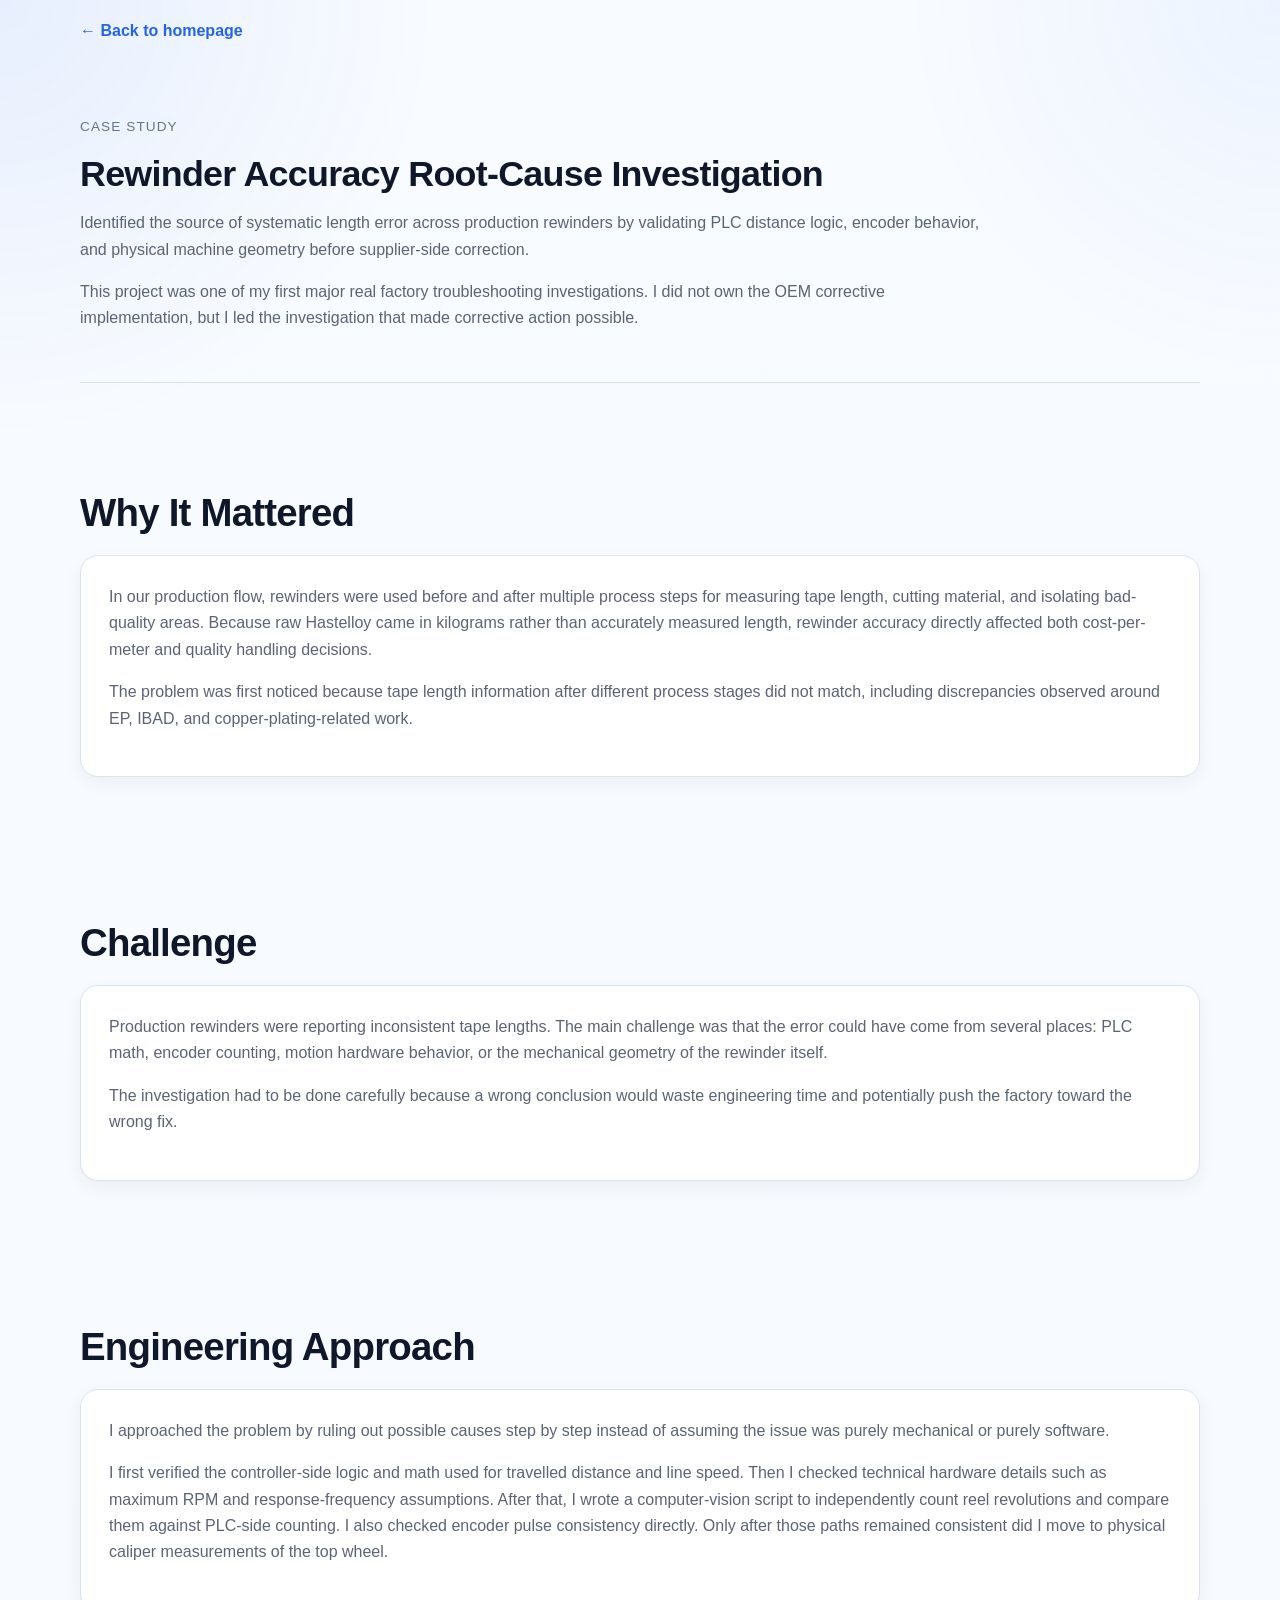
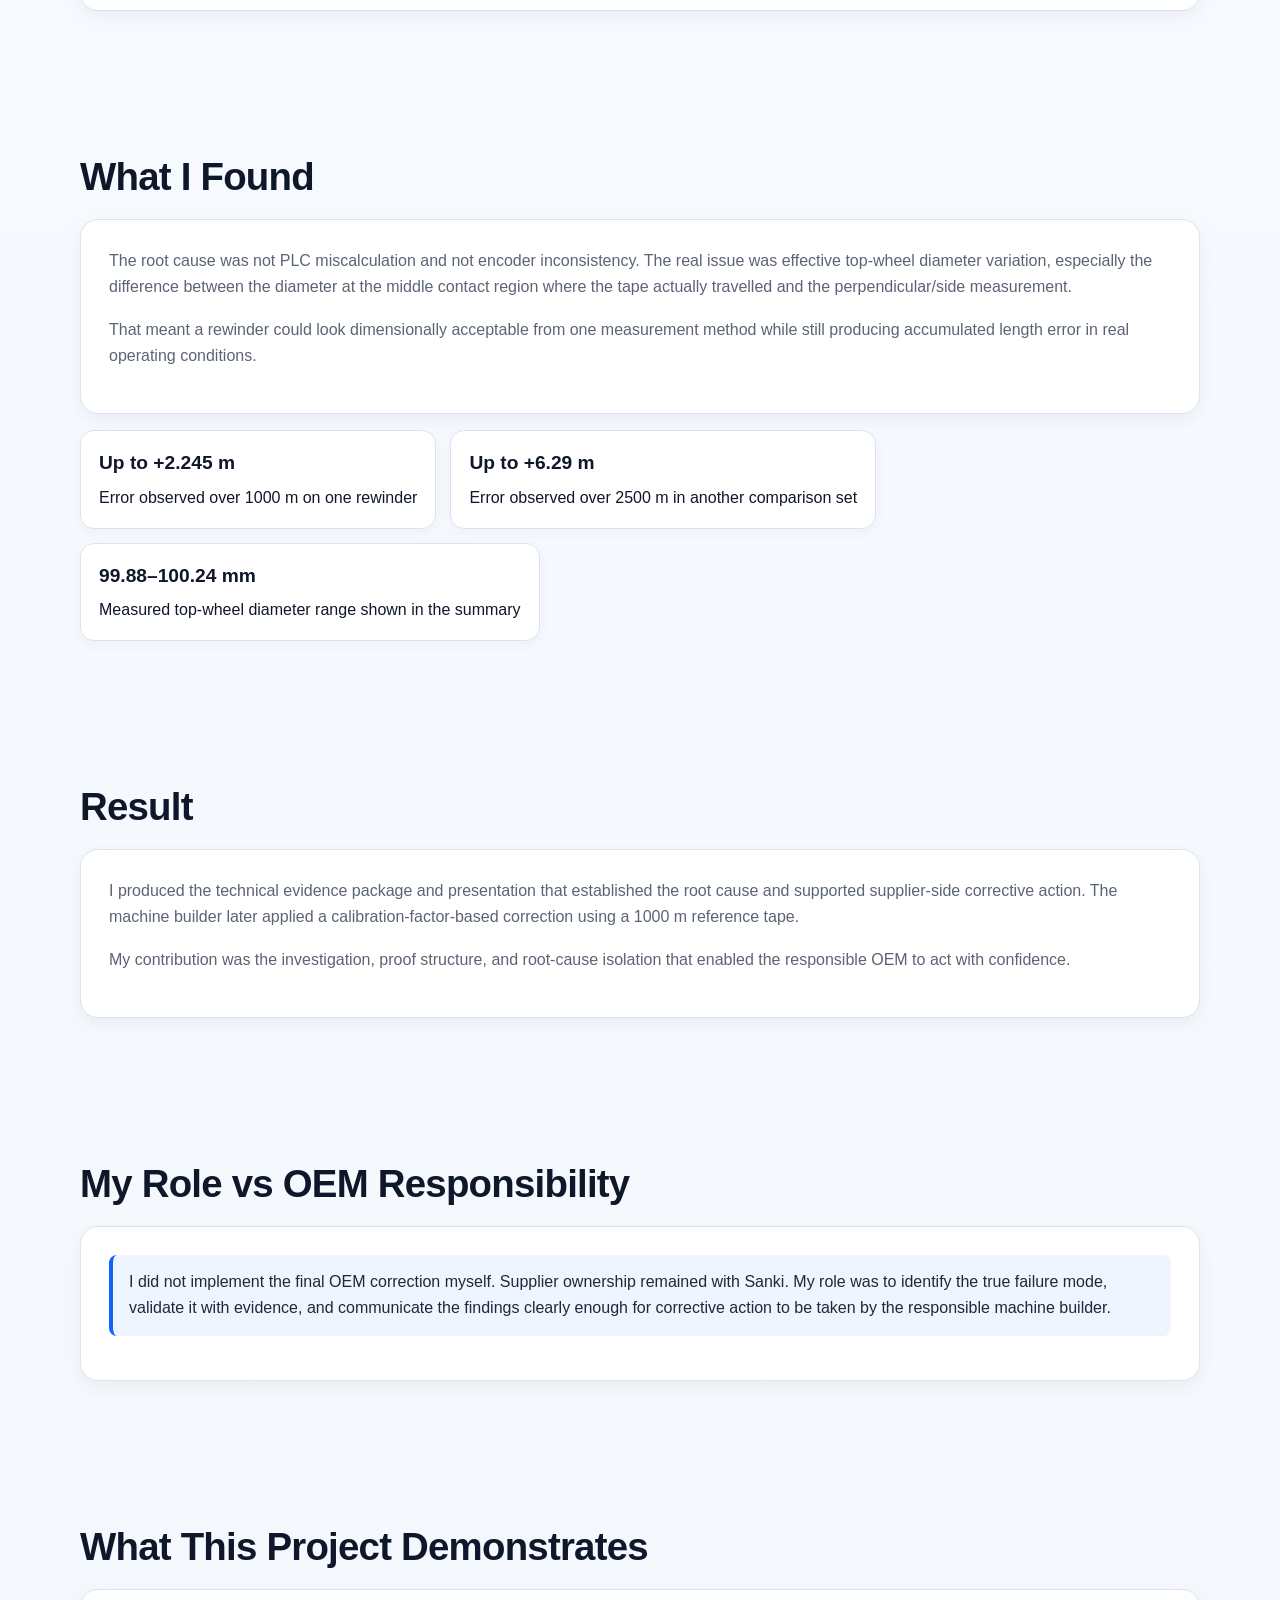
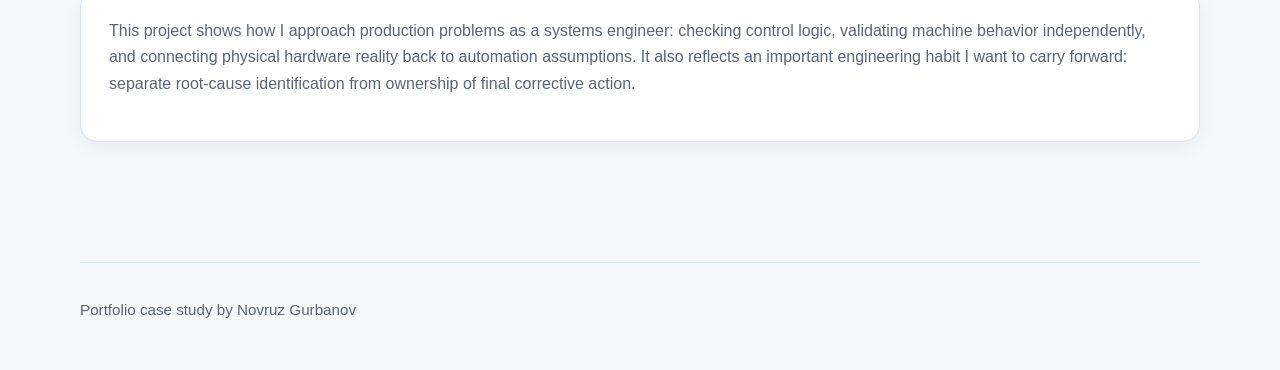
<file: rewinder.html>
<!DOCTYPE html>
<html lang="en">
<head>
  <meta charset="UTF-8" />
  <meta name="viewport" content="width=device-width, initial-scale=1.0" />
  <title>Rewinder Accuracy Root-Cause Investigation | Novruz Gurbanov</title>
  <link rel="stylesheet" href="style.css" />
  <style>
    .back-link {
      display: inline-block;
      margin-bottom: 20px;
      font-weight: bold;
    }

    .metrics {
      display: flex;
      flex-wrap: wrap;
      gap: 14px;
      margin-top: 16px;
    }

    .metric {
      background: #ffffff;
      border: 1px solid #dbe4ee;
      border-radius: 14px;
      padding: 16px 18px;
      min-width: 180px;
      box-shadow: 0 4px 14px rgba(15, 23, 42, 0.04);
    }

    .metric strong {
      display: block;
      font-size: 1.2rem;
      color: #0f172a;
      margin-bottom: 6px;
    }

    .eyebrow {
      color: #64748b;
      text-transform: uppercase;
      letter-spacing: 0.08em;
      font-size: 0.85rem;
      margin-bottom: 8px;
    }

    .project-hero {
      padding: 52px 0 34px;
      border-bottom: 1px solid #d7e0ea;
      margin-bottom: 36px;
    }

    .note {
      background: #eef5ff;
      border-left: 4px solid #0f62fe;
      padding: 14px 16px;
      border-radius: 8px;
      color: #1e293b;
    }
  </style>
</head>
<body>
  <div class="container">

    <a class="back-link" href="index.html">← Back to homepage</a>

    <section class="project-hero">
      <div class="eyebrow">Case Study</div>
      <h1>Rewinder Accuracy Root-Cause Investigation</h1>
      <p class="subtitle">
        Identified the source of systematic length error across production rewinders by validating PLC distance logic,
        encoder behavior, and physical machine geometry before supplier-side correction.
      </p>
      <p>
        This project was one of my first major real factory troubleshooting investigations. I did not own the OEM corrective implementation,
        but I led the investigation that made corrective action possible.
      </p>
    </section>

    <section class="section">
      <h2>Why It Mattered</h2>
      <div class="card">
        <p>
          In our production flow, rewinders were used before and after multiple process steps for measuring tape length,
          cutting material, and isolating bad-quality areas. Because raw Hastelloy came in kilograms rather than accurately
          measured length, rewinder accuracy directly affected both cost-per-meter and quality handling decisions.
        </p>
        <p>
          The problem was first noticed because tape length information after different process stages did not match,
          including discrepancies observed around EP, IBAD, and copper-plating-related work.
        </p>
      </div>
    </section>

    <section class="section">
      <h2>Challenge</h2>
      <div class="card">
        <p>
          Production rewinders were reporting inconsistent tape lengths. The main challenge was that the error could have come
          from several places: PLC math, encoder counting, motion hardware behavior, or the mechanical geometry of the rewinder itself.
        </p>
        <p>
          The investigation had to be done carefully because a wrong conclusion would waste engineering time and potentially push
          the factory toward the wrong fix.
        </p>
      </div>
    </section>

    <section class="section">
      <h2>Engineering Approach</h2>
      <div class="card">
        <p>
          I approached the problem by ruling out possible causes step by step instead of assuming the issue was purely mechanical or purely software.
        </p>
        <p>
          I first verified the controller-side logic and math used for travelled distance and line speed. Then I checked technical hardware details
          such as maximum RPM and response-frequency assumptions. After that, I wrote a computer-vision script to independently count reel revolutions
          and compare them against PLC-side counting. I also checked encoder pulse consistency directly. Only after those paths remained consistent
          did I move to physical caliper measurements of the top wheel.
        </p>
      </div>
    </section>

    <section class="section">
      <h2>What I Found</h2>
      <div class="card">
        <p>
          The root cause was not PLC miscalculation and not encoder inconsistency. The real issue was effective top-wheel diameter variation,
          especially the difference between the diameter at the middle contact region where the tape actually travelled and the perpendicular/side measurement.
        </p>
        <p>
          That meant a rewinder could look dimensionally acceptable from one measurement method while still producing accumulated length error
          in real operating conditions.
        </p>
      </div>

      <div class="metrics">
        <div class="metric">
          <strong>Up to +2.245 m</strong>
          <span>Error observed over 1000 m on one rewinder</span>
        </div>
        <div class="metric">
          <strong>Up to +6.29 m</strong>
          <span>Error observed over 2500 m in another comparison set</span>
        </div>
        <div class="metric">
          <strong>99.88–100.24 mm</strong>
          <span>Measured top-wheel diameter range shown in the summary</span>
        </div>
      </div>
    </section>

    <section class="section">
      <h2>Result</h2>
      <div class="card">
        <p>
          I produced the technical evidence package and presentation that established the root cause and supported supplier-side corrective action.
          The machine builder later applied a calibration-factor-based correction using a 1000 m reference tape.
        </p>
        <p>
          My contribution was the investigation, proof structure, and root-cause isolation that enabled the responsible OEM to act with confidence.
        </p>
      </div>
    </section>

    <section class="section">
      <h2>My Role vs OEM Responsibility</h2>
      <div class="card">
        <p class="note">
          I did not implement the final OEM correction myself. Supplier ownership remained with Sanki. My role was to identify the true failure mode,
          validate it with evidence, and communicate the findings clearly enough for corrective action to be taken by the responsible machine builder.
        </p>
      </div>
    </section>

    <section class="section">
      <h2>What This Project Demonstrates</h2>
      <div class="card">
        <p>
          This project shows how I approach production problems as a systems engineer: checking control logic, validating machine behavior independently,
          and connecting physical hardware reality back to automation assumptions. It also reflects an important engineering habit I want to carry forward:
          separate root-cause identification from ownership of final corrective action.
        </p>
      </div>
    </section>

    <div class="footer">
      <p>Portfolio case study by Novruz Gurbanov</p>
    </div>

  </div>
</body>
</html>
</file>
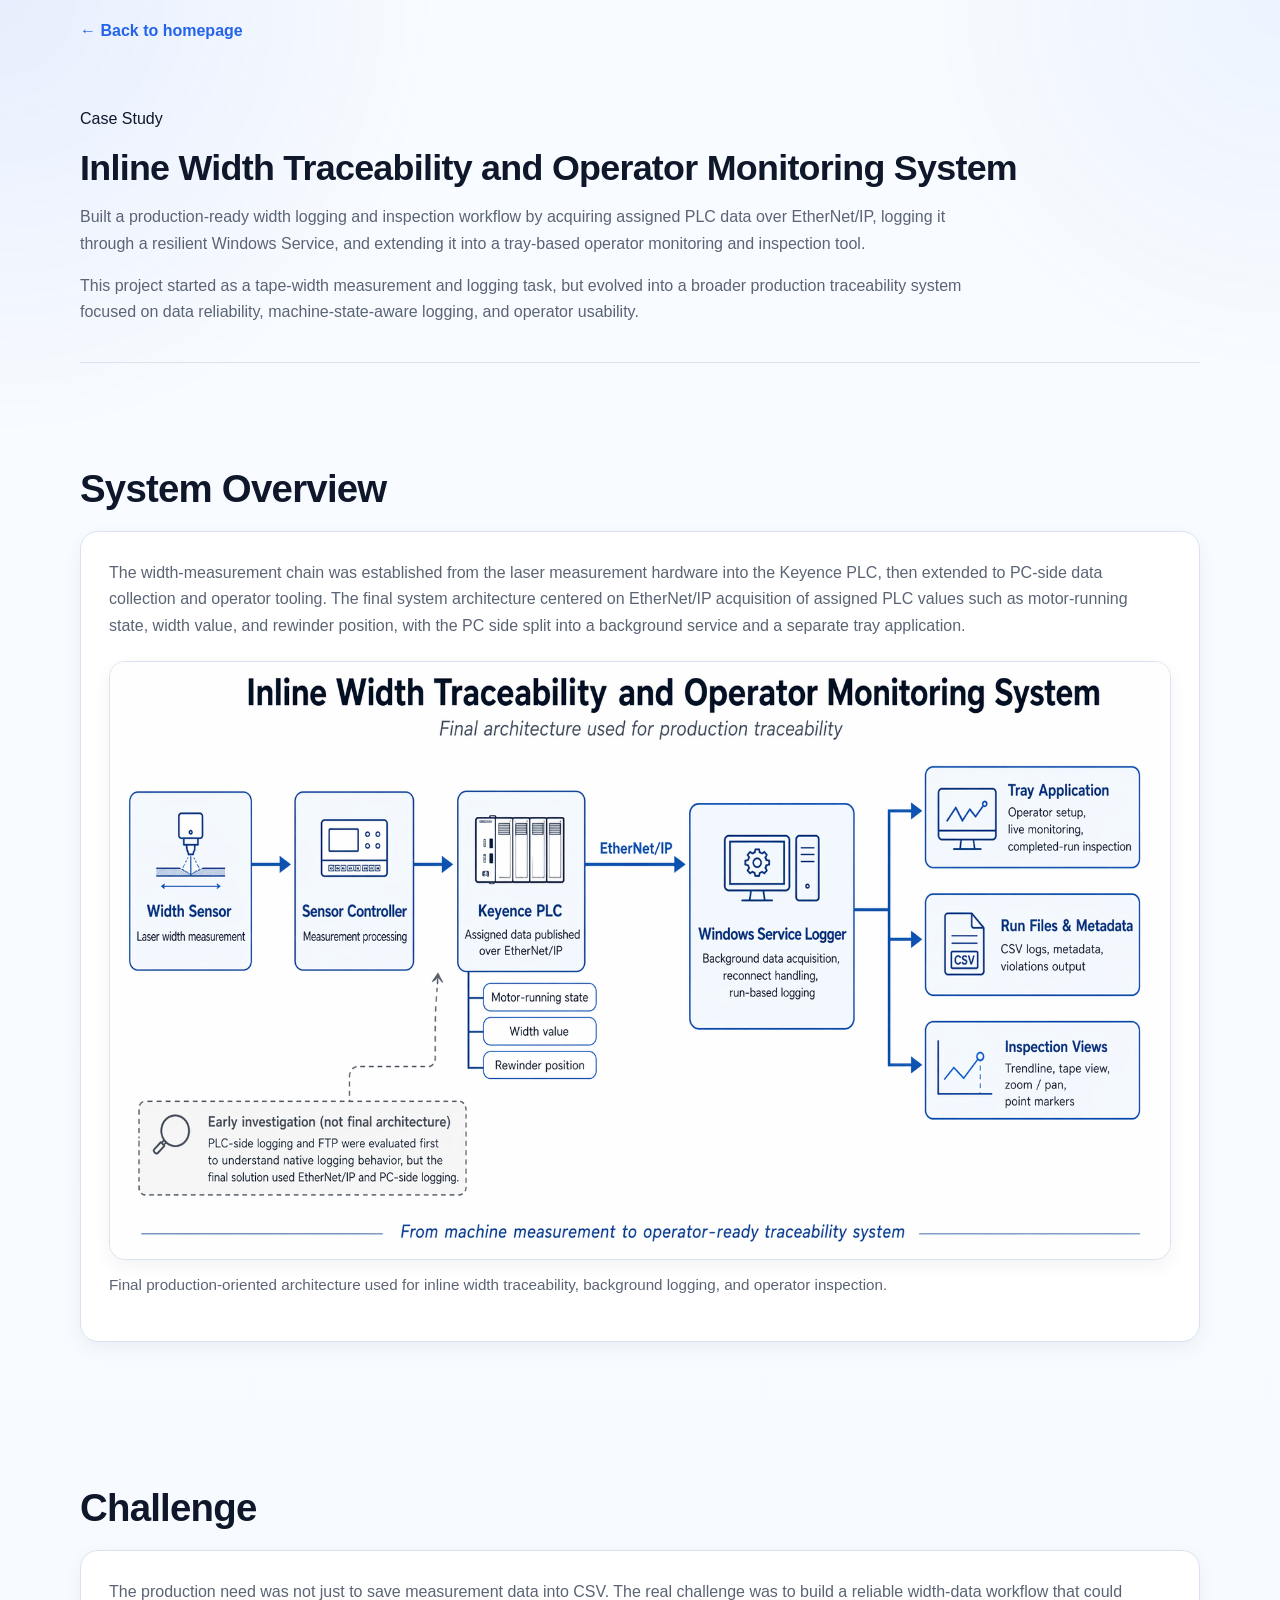
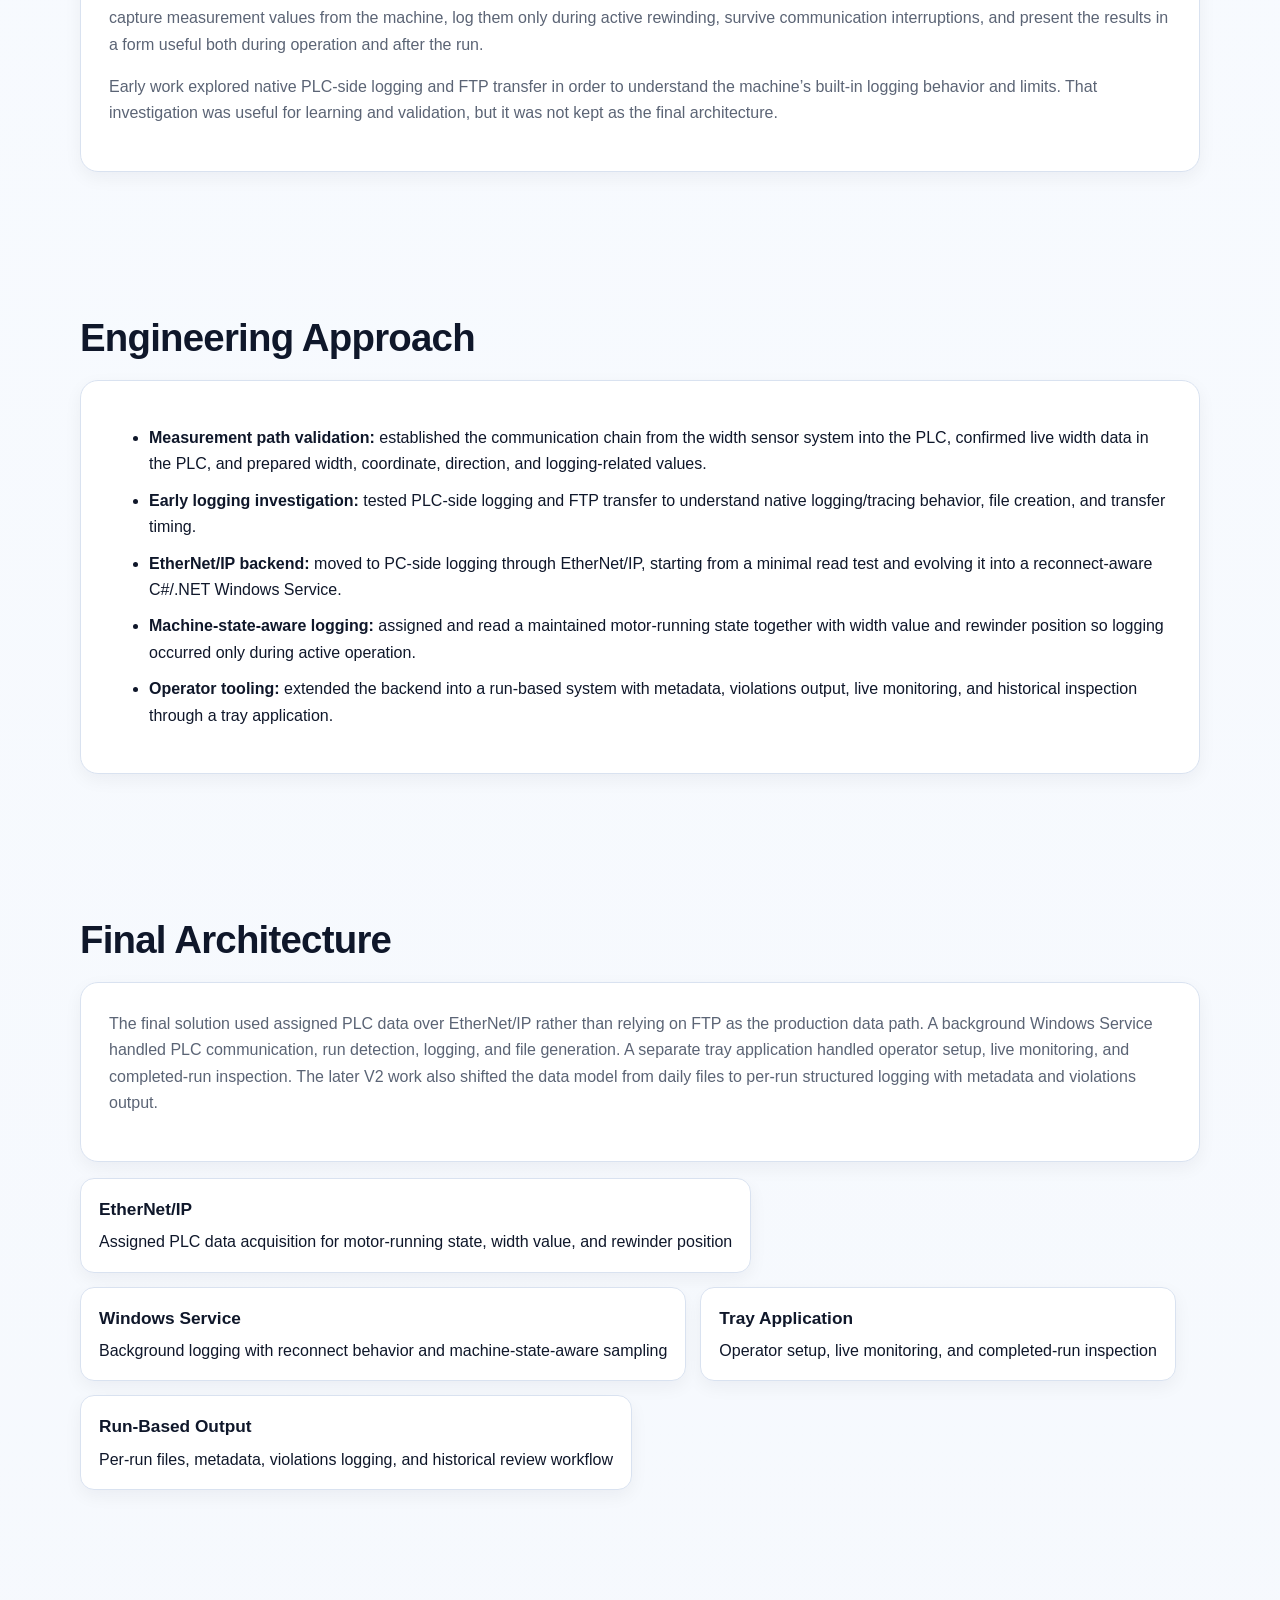
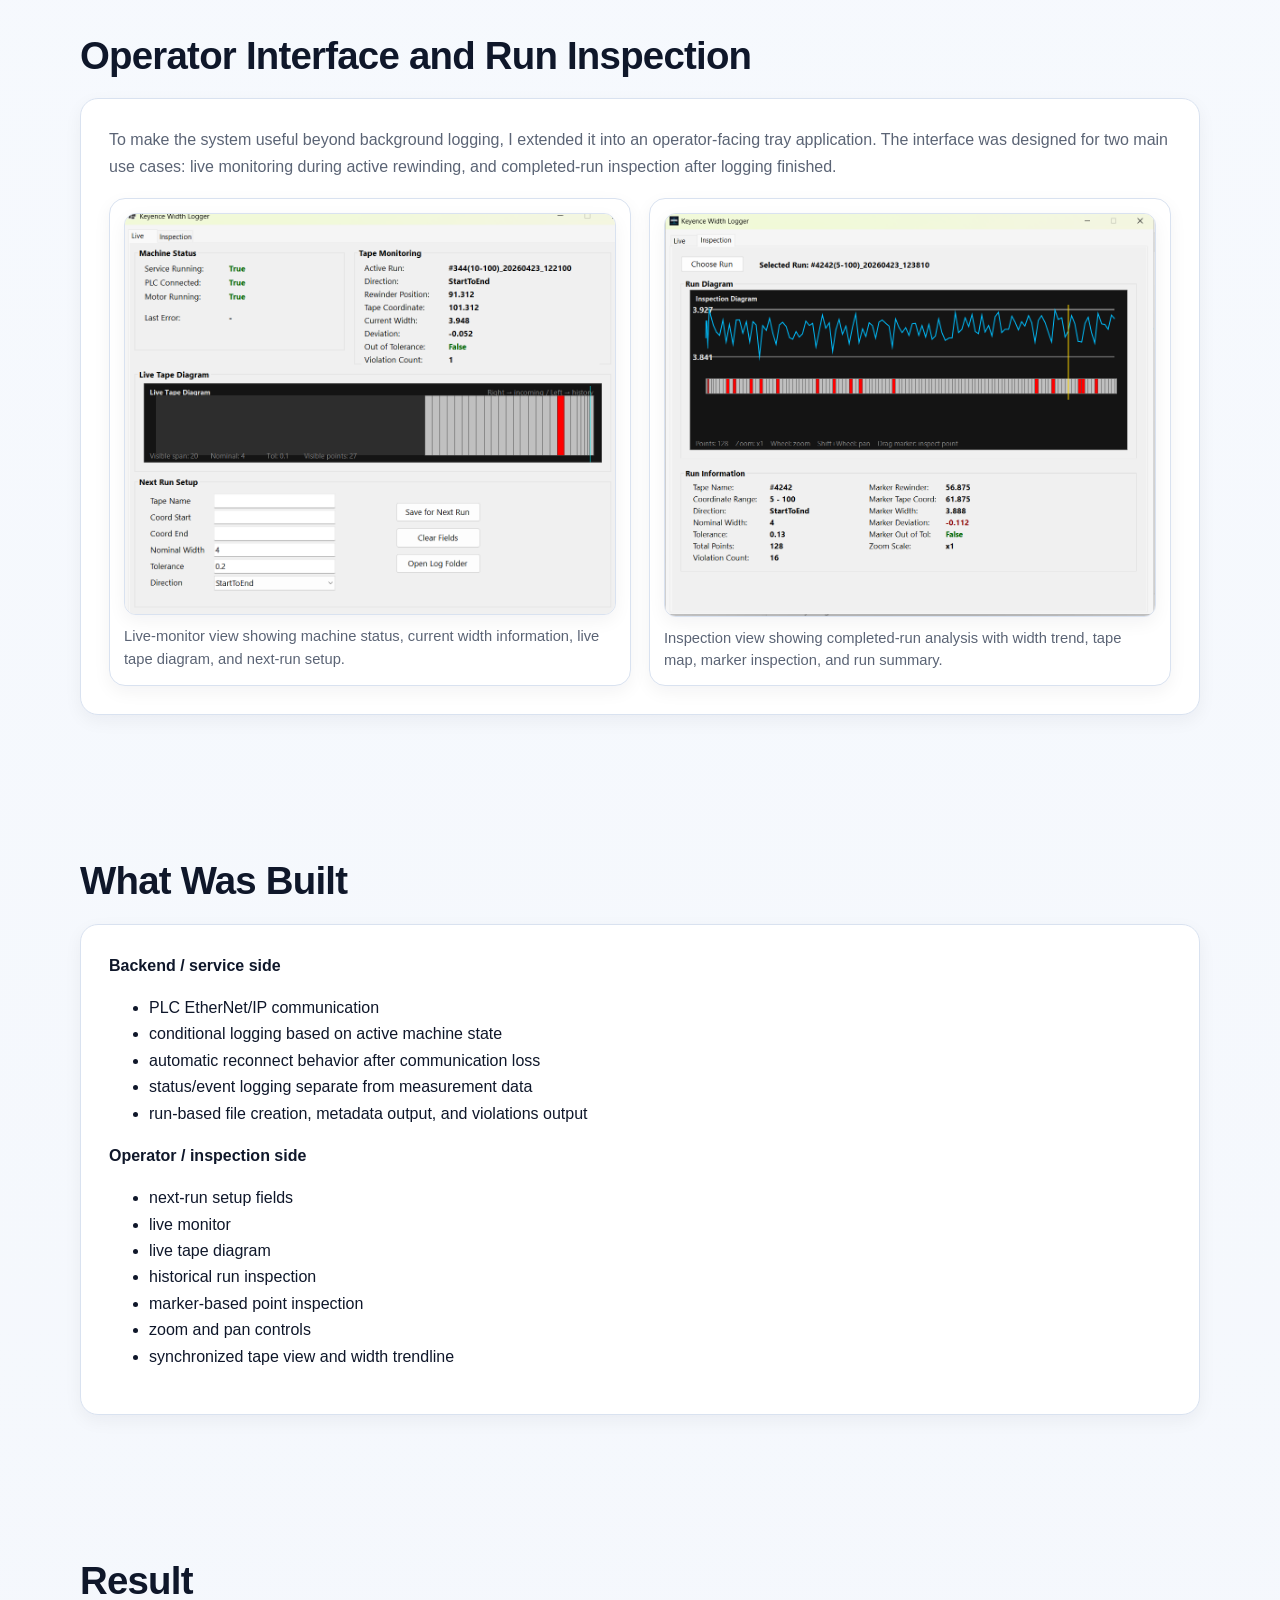
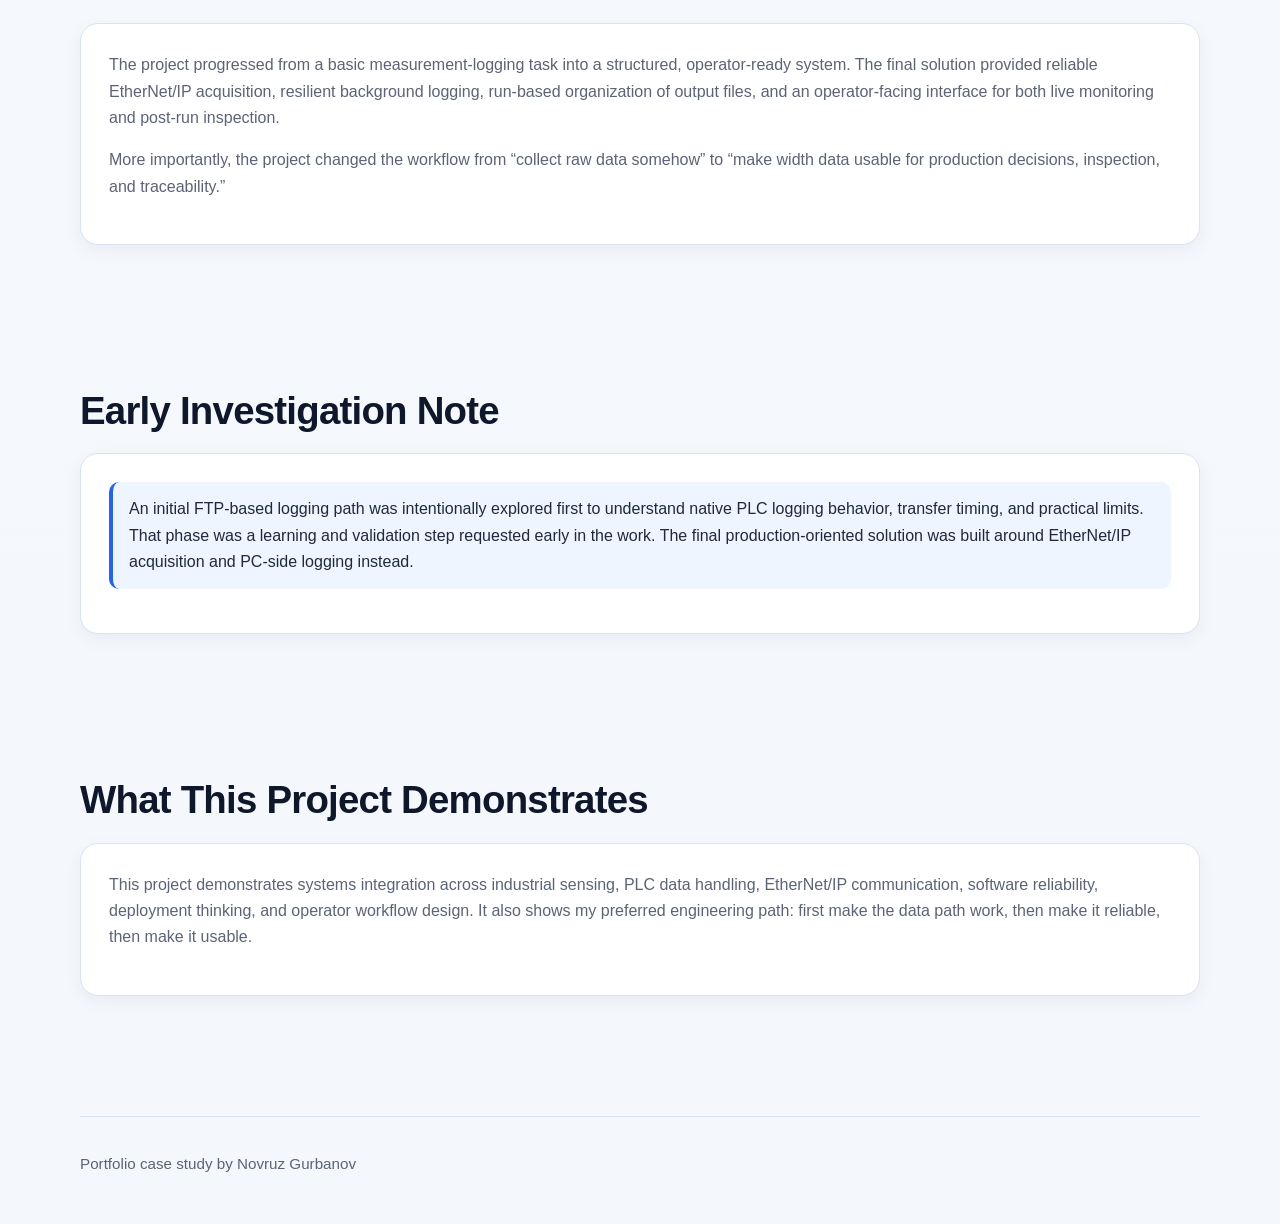
<file: projects/tape_width.html>
<!DOCTYPE html>
<html lang="en">
<head>
  <meta charset="UTF-8" />
  <meta name="viewport" content="width=device-width, initial-scale=1.0" />
  <title>Inline Width Traceability and Operator Monitoring System | Novruz Gurbanov</title>
  <link rel="stylesheet" href="/style.css" />
  <link rel="icon" type="image/png" href="/assets/icons/favicon.jpg" />
  <meta name="theme-color" content="#2563eb" />
  <script defer src="/script.js"></script>
</head>
<body>
  <div class="container">

    <a class="back-link" href="/index.html">← Back to homepage</a>

    <section class="project-hero">
      <div class="eyebrow">Case Study</div>
      <h1>Inline Width Traceability and Operator Monitoring System</h1>
      <p class="subtitle">
        Built a production-ready width logging and inspection workflow by acquiring assigned PLC data over EtherNet/IP,
        logging it through a resilient Windows Service, and extending it into a tray-based operator monitoring and inspection tool.
      </p>
      <p>
        This project started as a tape-width measurement and logging task, but evolved into a broader production
        traceability system focused on data reliability, machine-state-aware logging, and operator usability.
      </p>
    </section>

    <section class="section">
      <h2>System Overview</h2>
      <div class="card reveal">
        <p>
          The width-measurement chain was established from the laser measurement hardware into the Keyence PLC,
          then extended to PC-side data collection and operator tooling. The final system architecture centered on
          EtherNet/IP acquisition of assigned PLC values such as motor-running state, width value, and rewinder position,
          with the PC side split into a background service and a separate tray application.
        </p>

        <div class="figure-block">
          <img
            src="/assets/images/width_log_system.png"
            alt="System architecture of the inline width traceability and operator monitoring system"
            class="project-image-large"
          />
          <p class="figure-caption">
            Final production-oriented architecture used for inline width traceability, background logging, and operator inspection.
          </p>
        </div>
      </div>
    </section>

    <section class="section">
      <h2>Challenge</h2>
      <div class="card reveal">
        <p>
          The production need was not just to save measurement data into CSV. The real challenge was to build
          a reliable width-data workflow that could capture measurement values from the machine, log them only during
          active rewinding, survive communication interruptions, and present the results in a form useful both during
          operation and after the run.
        </p>
        <p>
          Early work explored native PLC-side logging and FTP transfer in order to understand the machine’s built-in
          logging behavior and limits. That investigation was useful for learning and validation, but it was not kept
          as the final architecture.
        </p>
      </div>
    </section>

    <section class="section">
      <h2>Engineering Approach</h2>
      <div class="card reveal">
        <ul class="phase-list">
          <li>
            <strong>Measurement path validation:</strong> established the communication chain from the width sensor system
            into the PLC, confirmed live width data in the PLC, and prepared width, coordinate, direction, and logging-related values.
          </li>
          <li>
            <strong>Early logging investigation:</strong> tested PLC-side logging and FTP transfer to understand native
            logging/tracing behavior, file creation, and transfer timing.
          </li>
          <li>
            <strong>EtherNet/IP backend:</strong> moved to PC-side logging through EtherNet/IP, starting from a minimal
            read test and evolving it into a reconnect-aware C#/.NET Windows Service.
          </li>
          <li>
            <strong>Machine-state-aware logging:</strong> assigned and read a maintained motor-running state together with
            width value and rewinder position so logging occurred only during active operation.
          </li>
          <li>
            <strong>Operator tooling:</strong> extended the backend into a run-based system with metadata, violations output,
            live monitoring, and historical inspection through a tray application.
          </li>
        </ul>
      </div>
    </section>

    <section class="section">
      <h2>Final Architecture</h2>
      <div class="card reveal">
        <p>
          The final solution used assigned PLC data over EtherNet/IP rather than relying on FTP as the production data path.
          A background Windows Service handled PLC communication, run detection, logging, and file generation. A separate
          tray application handled operator setup, live monitoring, and completed-run inspection. The later V2 work also
          shifted the data model from daily files to per-run structured logging with metadata and violations output.
        </p>
      </div>

      <div class="metrics reveal">
        <div class="metric">
          <strong>EtherNet/IP</strong>
          <span>Assigned PLC data acquisition for motor-running state, width value, and rewinder position</span>
        </div>
        <div class="metric">
          <strong>Windows Service</strong>
          <span>Background logging with reconnect behavior and machine-state-aware sampling</span>
        </div>
        <div class="metric">
          <strong>Tray Application</strong>
          <span>Operator setup, live monitoring, and completed-run inspection</span>
        </div>
        <div class="metric">
          <strong>Run-Based Output</strong>
          <span>Per-run files, metadata, violations logging, and historical review workflow</span>
        </div>
      </div>
    </section>

    <section class="section operator-interface-section">
      <h2>Operator Interface and Run Inspection</h2>
      <div class="card reveal">
        <p>
          To make the system useful beyond background logging, I extended it into an operator-facing tray
          application. The interface was designed for two main use cases: live monitoring during active
          rewinding, and completed-run inspection after logging finished.
        </p>

        <div class="ui-grid">
          <div class="ui-card">
            <img
              src="/assets/images/width_logger_live_ui.png"
              alt="Example live monitoring view of the width logger tray application"
              class="project-image-large"
            />
            <p class="figure-caption">
              Live-monitor view showing machine status, current width information, live tape diagram, and next-run setup.
            </p>
          </div>
        
          <div class="ui-card">
            <img
              src="/assets/images/width_logger_inspection_ui.png"
              alt="Example inspection view of the width logger tray application"
              class="project-image-large"
            />
            <p class="figure-caption">
              Inspection view showing completed-run analysis with width trend, tape map, marker inspection, and run summary.
            </p>
          </div>
        </div>
      </div>
    </section>

    <section class="section">
      <h2>What Was Built</h2>
      <div class="card reveal">
        <p><strong>Backend / service side</strong></p>
        <ul>
          <li>PLC EtherNet/IP communication</li>
          <li>conditional logging based on active machine state</li>
          <li>automatic reconnect behavior after communication loss</li>
          <li>status/event logging separate from measurement data</li>
          <li>run-based file creation, metadata output, and violations output</li>
        </ul>

        <p><strong>Operator / inspection side</strong></p>
        <ul>
          <li>next-run setup fields</li>
          <li>live monitor</li>
          <li>live tape diagram</li>
          <li>historical run inspection</li>
          <li>marker-based point inspection</li>
          <li>zoom and pan controls</li>
          <li>synchronized tape view and width trendline</li>
        </ul>
      </div>
    </section>

    <section class="section">
      <h2>Result</h2>
      <div class="card reveal">
        <p>
          The project progressed from a basic measurement-logging task into a structured, operator-ready system.
          The final solution provided reliable EtherNet/IP acquisition, resilient background logging, run-based
          organization of output files, and an operator-facing interface for both live monitoring and post-run inspection.
        </p>
        <p>
          More importantly, the project changed the workflow from “collect raw data somehow” to “make width data usable
          for production decisions, inspection, and traceability.”
        </p>
      </div>
    </section>

    <section class="section">
      <h2>Early Investigation Note</h2>
      <div class="card reveal">
        <p class="note">
          An initial FTP-based logging path was intentionally explored first to understand native PLC logging behavior,
          transfer timing, and practical limits. That phase was a learning and validation step requested early in the work.
          The final production-oriented solution was built around EtherNet/IP acquisition and PC-side logging instead.
        </p>
      </div>
    </section>

    <section class="section">
      <h2>What This Project Demonstrates</h2>
      <div class="card reveal">
        <p>
          This project demonstrates systems integration across industrial sensing, PLC data handling, EtherNet/IP communication,
          software reliability, deployment thinking, and operator workflow design. It also shows my preferred engineering path:
          first make the data path work, then make it reliable, then make it usable.
        </p>
      </div>
    </section>

    <div class="footer">
      <p>Portfolio case study by Novruz Gurbanov</p>
    </div>

  </div>
</body>
</html>
</file>
<file: style.css>
:root {
  --bg: #f6f8fc;
  --surface: #ffffff;
  --surface-2: #eef4ff;
  --text: #0f172a;
  --muted: #5b6475;
  --line: #d9e2f0;
  --accent: #2563eb;
  --accent-dark: #1d4ed8;
  --shadow-sm: 0 6px 18px rgba(15, 23, 42, 0.05);
  --shadow-md: 0 12px 30px rgba(15, 23, 42, 0.08);
  --radius: 18px;
  --radius-sm: 12px;
  --max-width: 1120px;
}

* {
  box-sizing: border-box;
}

html {
  scroll-behavior: smooth;
  scroll-padding-top: 90px;
}

body {
  margin: 0;
  font-family: Arial, Helvetica, sans-serif;
  background: linear-gradient(to bottom, #f8fbff 0%, #f4f7fc 100%);
  color: var(--text);
  line-height: 1.65;
}

body::before {
  content: "";
  position: fixed;
  inset: 0;
  pointer-events: none;
  background:
    radial-gradient(circle at top left, rgba(37, 99, 235, 0.08), transparent 28%),
    radial-gradient(circle at top right, rgba(59, 130, 246, 0.06), transparent 24%);
  z-index: -1;
}

::selection {
  background: rgba(37, 99, 235, 0.18);
  color: var(--text);
}

img {
  max-width: 100%;
  display: block;
}

a {
  color: var(--accent);
  text-decoration: none;
}

a:hover {
  color: var(--accent-dark);
}

.container {
  width: min(var(--max-width), calc(100% - 32px));
  margin: 0 auto;
}

.section {
  padding: 72px 0;
}

.section:first-of-type {
  padding-top: 48px;
}

.section-soft .card {
  background: linear-gradient(180deg, #ffffff 0%, #f8fbff 100%);
}

h1,
h2,
h3 {
  margin-top: 0;
  line-height: 1.15;
  letter-spacing: -0.02em;
  color: var(--text);
}

h1 {
  font-size: clamp(2.2rem, 4vw, 3.4rem);
  margin-bottom: 16px;
}

h2 {
  font-size: clamp(1.8rem, 3vw, 2.5rem);
  margin-bottom: 20px;
}

h3 {
  font-size: 1.15rem;
  margin-bottom: 10px;
}

p {
  margin: 0 0 16px;
  color: var(--muted);
}

strong {
  color: var(--text);
}

.site-header {
  position: sticky;
  top: 0;
  z-index: 1000;
  background: rgba(246, 248, 252, 0.9);
  backdrop-filter: blur(10px);
  border-bottom: 1px solid rgba(217, 226, 240, 0.8);
}

.nav {
  display: flex;
  align-items: center;
  justify-content: space-between;
  min-height: 74px;
  gap: 20px;
}

.nav-brand {
  font-weight: 700;
  font-size: 0.95rem;
  color: #475569;
}

.nav-links {
  display: flex;
  gap: 22px;
  flex-wrap: wrap;
}

.nav-links a {
  color: #334155;
  font-weight: 600;
  font-size: 0.96rem;
  position: relative;
}

.nav-links a::after {
  content: "";
  position: absolute;
  left: 0;
  bottom: -6px;
  width: 100%;
  height: 2px;
  background: var(--accent);
  transform: scaleX(0);
  transform-origin: left;
  transition: transform 0.18s ease;
}

.nav-links a:hover::after {
  transform: scaleX(1);
}


.subtitle {
  font-size: 1.06rem;
  max-width: 760px;
}

.button,
.button-secondary {
  display: inline-flex;
  align-items: center;
  justify-content: center;
  padding: 13px 20px;
  border-radius: 999px;
  font-weight: 700;
  transition: transform 0.18s ease, box-shadow 0.18s ease, background 0.18s ease;
}

.button {
  background: var(--accent);
  color: white;
  box-shadow: var(--shadow-sm);
}

.button:hover {
  background: var(--accent-dark);
  color: white;
  transform: translateY(-1px);
}

.button-secondary {
  background: white;
  color: var(--text);
  border: 1px solid var(--line);
}

.button-secondary:hover {
  transform: translateY(-1px);
  box-shadow: var(--shadow-sm);
  color: var(--text);
}

.badges,
.project-tags {
  display: flex;
  flex-wrap: wrap;
  gap: 10px;
}

.badges {
  margin-bottom: 18px;
}

.badge,
.project-tag {
  display: inline-flex;
  align-items: center;
  padding: 7px 12px;
  border-radius: 999px;
  font-weight: 700;
}

.badge {
  background: #eef4ff;
  border: 1px solid #d3e2ff;
  color: #23408e;
  font-size: 0.84rem;
}

.project-tag {
  background: #f4f7fd;
  border: 1px solid #d9e2f0;
  color: #41506a;
  font-size: 0.82rem;
}

/* Cards */

.card {
  background: var(--surface);
  border: 1px solid var(--line);
  border-radius: var(--radius);
  padding: 28px;
  box-shadow: var(--shadow-sm);
}

.callout-card {
  background: linear-gradient(180deg, #ffffff 0%, #f8fbff 100%);
}

.cards-grid {
  display: grid;
  grid-template-columns: repeat(3, minmax(0, 1fr));
  gap: 20px;
}

.icon-card {
  display: flex;
  flex-direction: column;
  gap: 12px;
}

.icon-wrap {
  width: 42px;
  height: 42px;
  display: inline-flex;
  align-items: center;
  justify-content: center;
  border-radius: 12px;
  background: #eef4ff;
  border: 1px solid #d6e3ff;
}

.icon-wrap svg {
  width: 20px;
  height: 20px;
  stroke: var(--accent);
}

/* Project previews */

.section-intro {
  max-width: 760px;
  margin-bottom: 28px;
}

.projects-stack {
  display: grid;
  grid-template-columns: repeat(2, minmax(0, 1fr));
  gap: 22px;
}

.project-card-link {
  display: block;
  text-decoration: none;
  color: inherit;
}

.project-card {
  height: 100%;
  transition: transform 0.18s ease, box-shadow 0.18s ease, border-color 0.18s ease;
  cursor: pointer;
}

.project-card:hover {
  transform: translateY(-4px);
  border-color: #bfd4ff;
  box-shadow: var(--shadow-md);
}

.project-preview {
  display: flex;
  flex-direction: column;
  gap: 16px;
}

.project-preview-copy {
  display: flex;
  flex-direction: column;
  gap: 10px;
}

.project-preview-visual {
  display: flex;
  align-items: center;
  justify-content: center;
}

.project-preview h3 {
  font-size: 1.2rem;
  margin-bottom: 0;
}

.project-preview p {
  margin-bottom: 0;
}

.project-cta {
  margin-top: 14px;
  font-weight: 700;
  color: var(--accent);
}

.project-cta span {
  display: inline-block;
  transition: transform 0.18s ease;
}

.project-card:hover .project-cta span {
  transform: translateX(4px);
}

.project-image-large,
.project-preview-image {
  width: 100%;
  border-radius: 16px;
  border: 1px solid var(--line);
  background: white;
  box-shadow: var(--shadow-sm);
}

.project-preview-image {
  aspect-ratio: 16 / 10;
  object-fit: cover;
}

.figure-caption {
  margin-top: 12px;
  font-size: 0.95rem;
  color: var(--muted);
}

/* Project pages */

.back-link {
  display: inline-block;
  margin-top: 18px;
  margin-bottom: 34px;
  font-weight: 700;
}

.figure-block {
  margin-top: 22px;
}

.metrics {
  display: flex;
  flex-wrap: wrap;
  gap: 14px;
  margin-top: 16px;
}

.metric {
  background: var(--surface);
  border: 1px solid var(--line);
  border-radius: 14px;
  padding: 16px 18px;
  min-width: 180px;
  box-shadow: var(--shadow-sm);
}

.metric strong {
  display: block;
  font-size: 1.08rem;
  color: var(--text);
  margin-bottom: 6px;
}

.note {
  background: #eef5ff;
  border-left: 4px solid var(--accent);
  padding: 14px 16px;
  border-radius: 10px;
  color: #1e293b;
}

.phase-list li,
.project-summary-list li {
  margin-bottom: 10px;
}

.project-summary-list {
  margin: 0;
  padding-left: 20px;
}

/* Tape width UI pair */

.ui-grid {
  display: grid;
  grid-template-columns: repeat(2, minmax(0, 1fr));
  gap: 18px;
  margin-top: 18px;
}

.ui-card {
  background: var(--surface);
  border: 1px solid var(--line);
  border-radius: 16px;
  padding: 14px;
  box-shadow: var(--shadow-sm);
}

.ui-card img {
  width: 100%;
  border-radius: 12px;
  border: 1px solid var(--line);
  background: white;
}

.ui-card .figure-caption {
  margin-top: 10px;
  margin-bottom: 0;
}

/* Footer */

.footer {
  padding: 34px 0 48px;
  border-top: 1px solid var(--line);
  margin-top: 48px;
}

.footer p {
  margin: 0;
  font-size: 0.95rem;
}

.footer-extended {
  display: flex;
  justify-content: space-between;
  gap: 20px;
  align-items: center;
  flex-wrap: wrap;
}

.footer-links {
  display: flex;
  flex-wrap: wrap;
  gap: 14px;
}

.footer-links a {
  color: #475569;
  font-weight: 600;
}

.footer-links a:hover {
  color: var(--accent);
}

/* Reveal */

.reveal {
  opacity: 0;
  transform: translateY(18px);
  transition: opacity 0.5s ease, transform 0.5s ease;
}

.reveal.is-visible {
  opacity: 1;
  transform: translateY(0);
}

/* Responsive */

@media (max-width: 1024px) {
  .container {
    width: min(var(--max-width), calc(100% - 28px));
  }

  .hero {
    padding: 72px 0 44px;
  }

  .cards-grid {
    grid-template-columns: 1fr;
  }
}

@media (max-width: 900px) {
  .projects-stack,
  .ui-grid {
    grid-template-columns: 1fr;
  }
}

@media (max-width: 768px) {
  .section {
    padding: 52px 0;
  }

  .site-header {
    position: static;
  }

  .nav {
    flex-direction: column;
    align-items: flex-start;
    gap: 12px;
    min-height: unset;
    padding: 16px 0;
  }

  .nav-links {
    gap: 12px 16px;
  }

  .hero-main-name {
    font-size: clamp(2.4rem, 10vw, 3.8rem);
  }

  .hero-intro {
    font-size: 1.08rem;
  }

  .project-hero h1 {
    font-size: clamp(2rem, 8vw, 3rem);
  }

  .hero-actions {
    flex-direction: column;
    align-items: stretch;
  }

  .button,
  .button-secondary {
    width: 100%;
  }

  .card {
    padding: 22px;
    border-radius: 16px;
  }

  .metrics {
    flex-direction: column;
  }

  .metric {
    min-width: unset;
  }

  .footer-extended {
    flex-direction: column;
    align-items: flex-start;
  }
}

@media (max-width: 480px) {
  body {
    line-height: 1.58;
  }

  .container {
    width: calc(100% - 22px);
  }

  .section {
    padding: 44px 0;
  }

  .hero {
    padding: 52px 0 26px;
  }

  .eyebrow,
  .badge,
  .project-tag {
    font-size: 0.78rem;
  }

  .card {
    padding: 18px;
  }

  .figure-caption {
    font-size: 0.9rem;
  }

  .footer {
    padding: 28px 0 36px;
    margin-top: 32px;
  }
}

#operator-interface h2,
.operator-interface-section h2 {
  font-size: clamp(1.8rem, 3vw, 2.6rem);
}

.ui-card .figure-caption {
  font-size: 0.92rem;
  line-height: 1.5;
}

/* ===== HERO FINAL FIX ===== */

.hero {
  padding: 88px 0 56px;
}

.hero-inner.hero-split {
  display: grid;
  grid-template-columns: minmax(0, 1.15fr) 360px;
  gap: 48px;
  align-items: center;
}

.hero-copy {
  max-width: 720px;
}

.hero-main-name {
  font-size: clamp(2.8rem, 4.8vw, 4.6rem);
  line-height: 1.04;
  margin-bottom: 18px;
  max-width: none;
}

.hero-intro {
  font-size: clamp(1.08rem, 1.8vw, 1.35rem);
  line-height: 1.6;
  max-width: 680px;
  margin-bottom: 24px;
}

.hero-actions {
  display: flex;
  gap: 14px;
  flex-wrap: wrap;
  margin-top: 20px;
}

.hero-photo-wrap {
  width: 360px;
  justify-self: end;
  align-self: center;
}

.hero-photo {
  width: 360px;
  height: 450px;
  object-fit: cover;
  display: block;
  border-radius: 22px;
  border: 1px solid var(--line);
  background: #fff;
  box-shadow: var(--shadow-md);
}

/* keep hero split longer on desktop/tablet */
@media (max-width: 780px) {
  .hero-inner.hero-split {
    grid-template-columns: 1fr;
    gap: 28px;
  }

  .hero-photo-wrap {
    width: 100%;
    justify-self: start;
  }

  .hero-photo {
    width: 300px;
    height: 375px;
  }
}

@media (max-width: 768px) {
  .hero {
    padding: 72px 0 44px;
  }

  .hero-main-name {
    font-size: clamp(2.3rem, 9vw, 3.5rem);
  }

  .hero-intro {
    font-size: 1.05rem;
  }
}

/*Project page title*/
.project-hero {
  padding: 28px 0 20px;
  border-bottom: 1px solid var(--line);
  margin-bottom: 32px;
}

.project-hero .eyebrow {
  margin-bottom: 16px;
}

.project-hero h1 {
  font-size: clamp(1.9rem, 2.8vw, 2.7rem);
  line-height: 1.1;
  max-width: none;
  width: 100%;
  margin-bottom: 16px;
}

.project-hero p {
  max-width: 920px;
  font-size: 1rem;
}

@media (max-width: 768px) {
  .project-hero h1 {
    font-size: clamp(1.7rem, 6vw, 2.2rem);
    max-width: none;
    width: 100%;
  }

  .project-hero p {
    font-size: 0.98rem;
  }
}


/* ===== REWINDER PAGE POLISH ===== */

.section-compact {
  padding-top: 28px;
  padding-bottom: 24px;
}

.metrics-top {
  margin-top: 0;
  margin-bottom: 0;
}

.metric-number strong {
  font-size: 1.5rem;
  line-height: 1;
  margin-bottom: 10px;
}

.metric-number span {
  display: block;
  line-height: 1.45;
  color: var(--muted);
}

.rewinder-figure {
  max-width: 760px;
  margin: 22px auto 0;
}

.rewinder-image {
  width: 100%;
  max-width: 760px;
  margin: 0 auto;
}

@media (max-width: 768px) {
  .metric-number strong {
    font-size: 1.3rem;
  }

  .rewinder-figure,
  .rewinder-image {
    max-width: 100%;
  }
}
</file>
